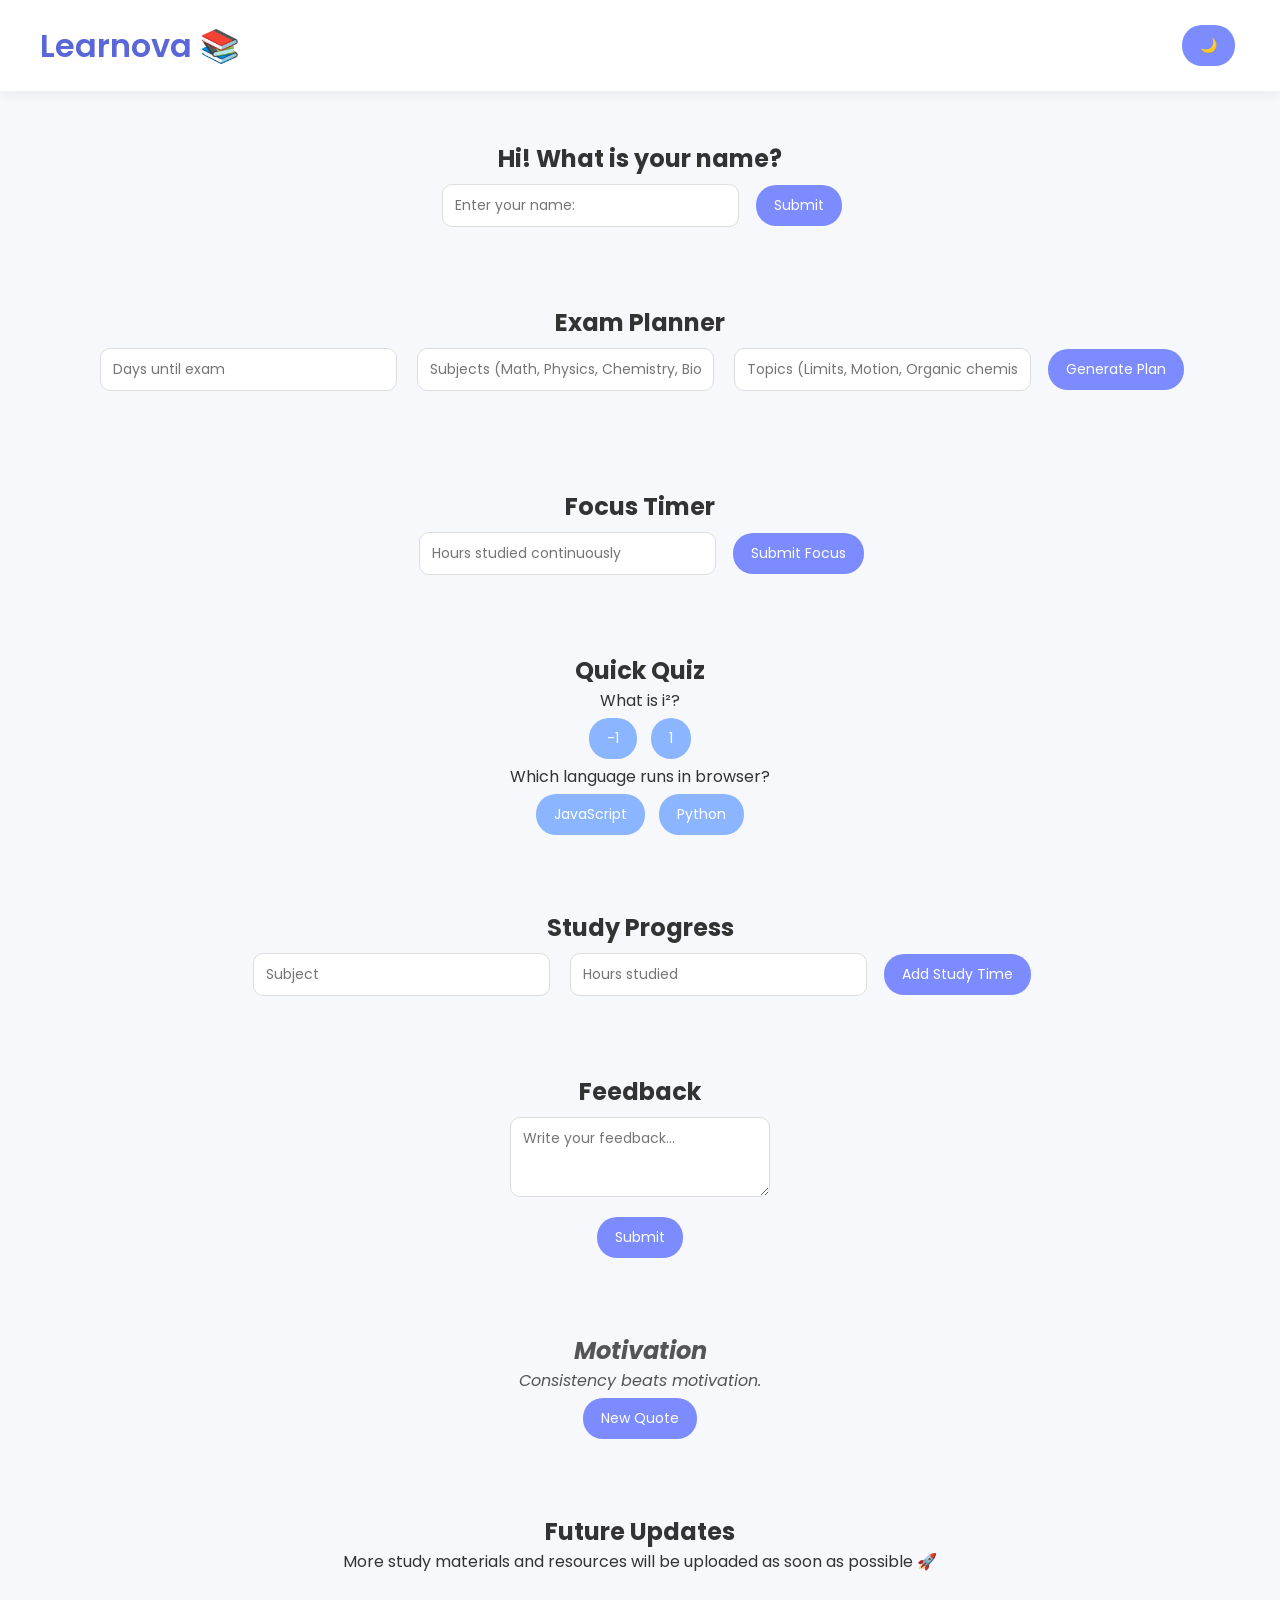
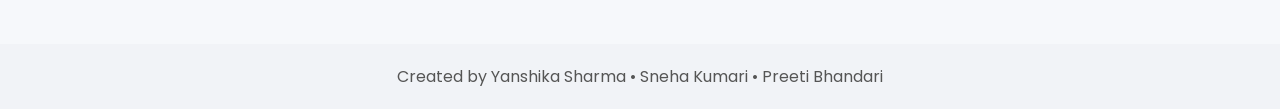
<file: index.html>
<!DOCTYPE html>
<html lang="en">
<head>
<meta charset="UTF-8">
<title>Learnova</title>
<link href="https://fonts.googleapis.com/css2?family=Poppins:wght@300;400;600&display=swap" rel="stylesheet">
<style>
*{margin:0;padding:0;box-sizing:border-box;font-family:'Poppins',sans-serif;}
body{background:#f6f8fb;color:#333;text-align:center;transition:0.5s;}
body.dark{background:#121212;color:#eee;}
header{display:flex;justify-content:space-between;align-items:center;padding:20px 40px;background:white;box-shadow:0 4px 10px rgba(0,0,0,0.05);}
body.dark header{background:#1e1e1e;}
header h1{color:#5a67d8;font-weight:600;}
section{margin-top:30px;padding:20px;}
input,textarea{padding:10px 12px;border-radius:10px;border:1px solid #ddd;margin:8px;font-size:14px;outline:none;}
input:focus{border-color:#7c8cff;}
button{padding:10px 18px;border:none;border-radius:20px;background:#7c8cff;color:white;font-size:14px;cursor:pointer;transition:all 0.3s ease;margin:5px;}
button:hover{background:#5a6de0;transform:translateY(-2px);box-shadow:0 6px 12px rgba(0,0,0,0.1);}
#calendar{display:grid;grid-template-columns:repeat(7,1fr);gap:15px;margin-top:20px;}
.card{background:white;padding:15px;border-radius:15px;box-shadow:0 6px 15px rgba(0,0,0,0.07);transition:0.3s;cursor:grab;min-height:100px;}
body.dark .card{background:#2c2c2c;color:white;}
.card:hover{transform:translateY(-5px);}
.quiz button{background:#8bb6ff;}
.quiz button:hover{background:#6a9df5;}
.bar{background:#eee;height:10px;width:220px;border-radius:10px;margin:10px auto;}
.fill{background:#7c8cff;height:10px;border-radius:10px;}
.feedback textarea{width:260px;height:80px;}
.feedbackItem{background:white;padding:10px;margin:10px auto;width:300px;border-radius:10px;box-shadow:0 4px 10px rgba(0,0,0,0.05);}
body.dark .feedbackItem{background:#2c2c2c;color:white;}
.quote{font-style:italic;color:#555;}
footer{margin-top:50px;padding:20px;background:#f1f3f7;color:#555;}
body.dark footer{background:#1e1e1e;color:#ccc;}
</style>
</head>
<body>

<header>
<h1>Learnova 📚</h1>
<button id="darkBtn">🌙</button>
</header>

<section class="greeting">
<h2>Hi! What is your name?</h2>
<input type="text" id="userName" placeholder="Enter your name:">
<button onclick="submitName()">Submit</button>
<p id="welcomeMsg"></p>
</section>

<section class="planner">
<h2>Exam Planner</h2>
<input type="number" id="days" placeholder="Days until exam">
<input type="text" id="subjects" placeholder="Subjects (Math, Physics, Chemistry, Biology)">
<input type="text" id="topics" placeholder="Topics (Limits, Motion, Organic chemistry, Plants and Animals)">
<button onclick="generatePlan()">Generate Plan</button>
<div id="calendar"></div>
</section>

<section class="focus">
<h2>Focus Timer</h2>
<input type="number" id="focusHours" placeholder="Hours studied continuously">
<button onclick="focusSession()">Submit Focus</button>
<p id="focusSuggestion"></p>
</section>

<section class="quiz">
<h2>Quick Quiz</h2>
<p>What is i²?</p>
<button onclick="answerQuiz('-1')">-1</button>
<button onclick="answerQuiz('1')">1</button>
<p id="quizResult"></p>

<p>Which language runs in browser?</p>
<button onclick="answerQuiz2('JavaScript')">JavaScript</button>
<button onclick="answerQuiz2('Python')">Python</button>
<p id="quizResult2"></p>
</section>

<section class="progress">
<h2>Study Progress</h2>
<input type="text" id="subjectName" placeholder="Subject">
<input type="number" id="hours" placeholder="Hours studied">
<button onclick="addProgress()">Add Study Time</button>
<div id="progressOutput"></div>
</section>

<section class="feedback">
<h2>Feedback</h2>
<textarea id="feedbackBox" placeholder="Write your feedback..."></textarea><br>
<button onclick="sendFeedback()">Submit</button>
<div id="feedbackList"></div>
</section>

<section class="quote">
<h2>Motivation</h2>
<p id="quoteText"></p>
<button onclick="newQuote()">New Quote</button>
</section>

<section class="future">
<h2>Future Updates</h2>
<p>More study materials and resources will be uploaded as soon as possible 🚀</p>
</section>

<footer>
<p>Created by Yanshika Sharma • Sneha Kumari • Preeti Bhandari</p>
</footer>

<script>
// Dark Mode
const darkBtn=document.getElementById("darkBtn");
darkBtn.addEventListener("click",()=>{
document.body.classList.toggle("dark");
darkBtn.textContent=document.body.classList.contains("dark")?"🌞":"🌙";
});

// Greeting
function submitName(){
let name=document.getElementById("userName").value;
if(name) document.getElementById("welcomeMsg").textContent=`Hi ${name}! Welcome to Learnova 📚`;
else alert("Please enter your name!");
}

// Planner with drag & drop
let dragged=null;
function generatePlan(){
let days=parseInt(document.getElementById("days").value);
let subjects=document.getElementById("subjects").value.split(",");
let topics=document.getElementById("topics").value.split(",");
if(!days || subjects.length===0 || topics.length===0){alert("Fill all fields"); return;}

let calendar=document.getElementById("calendar");
calendar.innerHTML="";

for(let i=0;i<days;i++){
let date=new Date(); date.setDate(date.getDate()+i);
let subj=subjects[i%subjects.length].trim();
let topc=topics[i%topics.length].trim();
let hours=prompt(`How many hours for ${topc} (${subj}) on ${date.toDateString()}?`,Math.floor(Math.random()*3)+1);

let card=document.createElement("div");
card.className="card";
card.draggable=true;
card.innerHTML=`<h3>${date.toDateString()}</h3>
<p><b>Subject:</b> ${subj}</p>
<p><b>Topic:</b> ${topc}</p>
<p><b>Study:</b> ${hours} hrs</p>`;
calendar.appendChild(card);

// Drag events
card.addEventListener("dragstart",()=>{dragged=card;});
card.addEventListener("dragover",e=>e.preventDefault());
card.addEventListener("drop",()=>{calendar.insertBefore(dragged,card);});
}
}

// Focus timer
function focusSession(){
let hrs=document.getElementById("focusHours").value;
if(!hrs){alert("Enter hours"); return;}
let sug="";
if(hrs<=1) sug="Good job! Take a 5-10 min break 🧘‍♀️";
else if(hrs<=2) sug="Great focus! Take a 15 min break 🌿";
else sug="Long focus session! Take a 30 min break and hydrate 💧";
document.getElementById("focusSuggestion").textContent=sug;
}

// Quiz
function answerQuiz(ans){document.getElementById("quizResult").textContent=ans=="-1"?"Correct ✅":"Wrong ❌";}
function answerQuiz2(ans){document.getElementById("quizResult2").textContent=ans=="JavaScript"?"Correct ✅":"Wrong ❌";}

// Progress
let progress={};
function addProgress(){
let subject=document.getElementById("subjectName").value;
let hours=document.getElementById("hours").value;
if(!subject||!hours){alert("Fill subject & hours");return;}
if(progress[subject]) progress[subject]+=Number(hours);
else progress[subject]=Number(hours);
let output="";
for(let s in progress){
output+=`<p>${s}</p><div class="bar"><div class="fill" style="width:${progress[s]*10}px"></div></div>`;
}
document.getElementById("progressOutput").innerHTML=output;
}

// Feedback
function sendFeedback(){
let comment=document.getElementById("feedbackBox").value;
if(!comment){alert("Write something");return;}
let list=document.getElementById("feedbackList");
let item=document.createElement("p");
item.className="feedbackItem";
item.textContent=comment;
list.appendChild(item);
document.getElementById("feedbackBox").value="";
}

// Motivation
const quotes=["Push yourself because no one else will.","Small progress is still progress.","Consistency beats motivation.","Your future self will thank you.","Dream big. Study smart."];
function newQuote(){let r=Math.floor(Math.random()*quotes.length); document.getElementById("quoteText").innerText=quotes[r];}
newQuote();
</script>

</body>
</html>
</file>
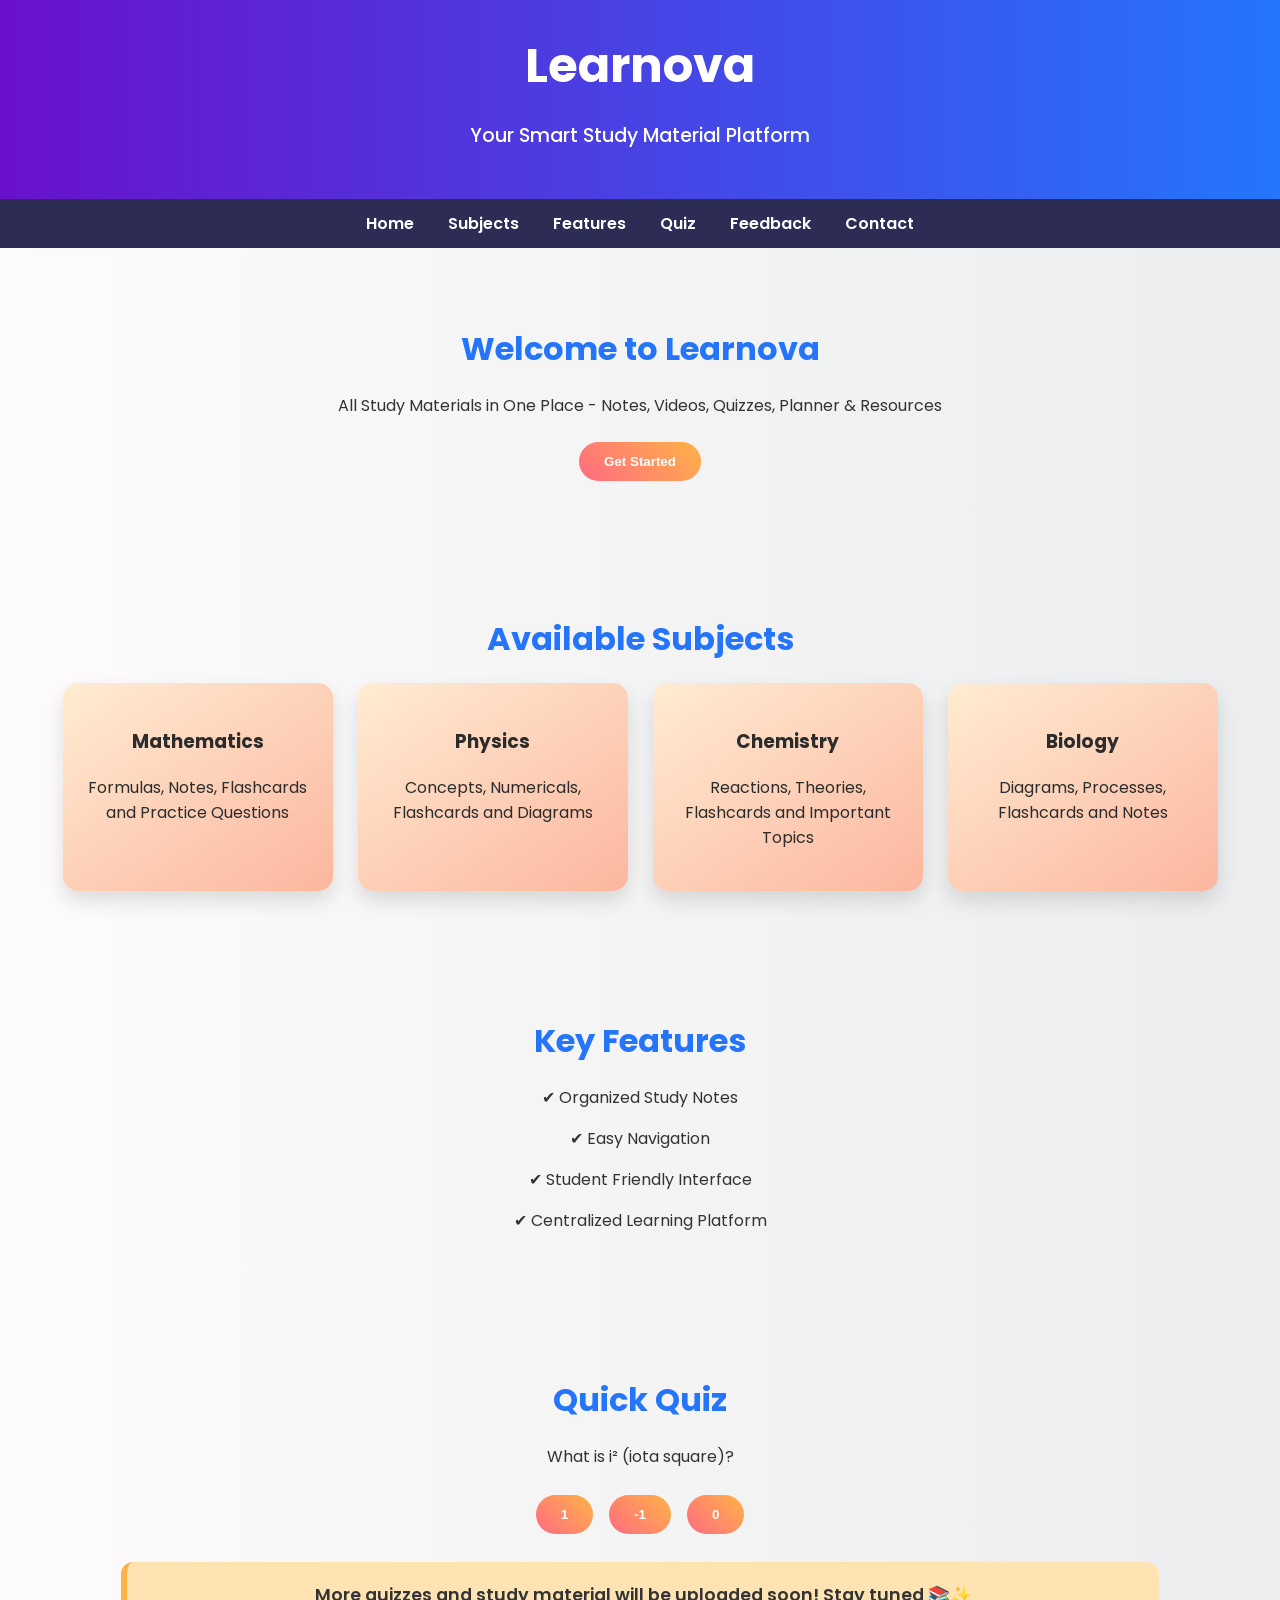
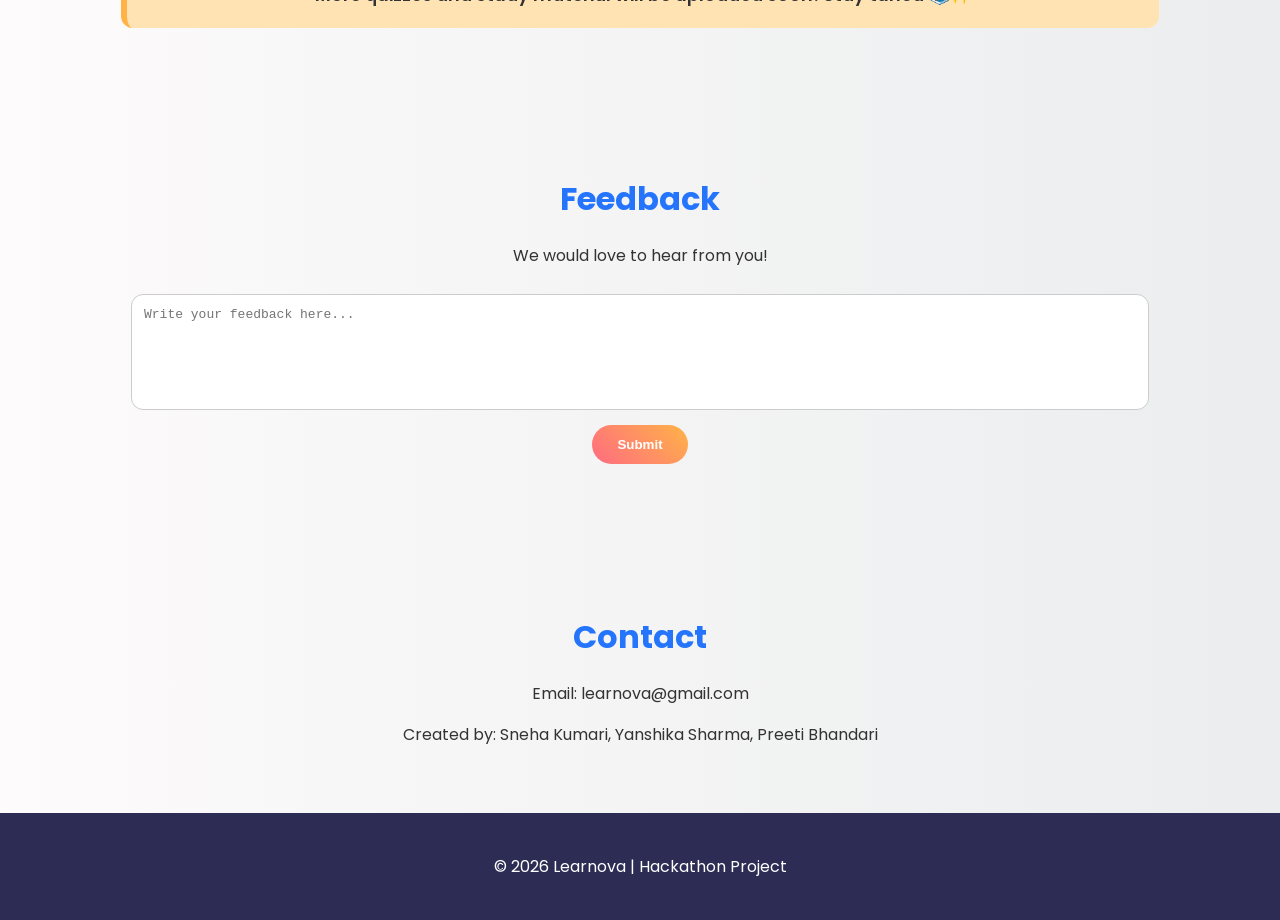
<file: learnova.html>
<!DOCTYPE html>
<html lang="en">
<head>
    <meta charset="UTF-8">
    <title>Learnova - Study Material Platform</title>
    <style>
        @import url('https://fonts.googleapis.com/css2?family=Poppins:wght@400;600;700&display=swap');
        
        body {
            font-family: 'Poppins', sans-serif;
            margin: 0;
            background: linear-gradient(to right, #fdfbfb, #ebedee);
            text-align: center;
            color: #333;
        }

        header {
            background: linear-gradient(90deg, #6a11cb, #2575fc);
            color: white;
            padding: 30px;
            box-shadow: 0 6px 12px rgba(0,0,0,0.15);
        }
        header h1 {
            margin: 0;
            font-size: 3em;
        }
        header p {
            font-size: 1.2em;
            font-weight: 500;
        }

        nav {
            background: #2c2c54;
            padding: 12px;
        }
        nav a {
            color: #fff;
            margin: 15px;
            text-decoration: none;
            font-weight: 600;
            transition: all 0.3s;
        }
        nav a:hover {
            color: #ff6b81;
        }

        section {
            padding: 50px 20px;
        }

        h2 {
            font-size: 2em;
            margin-bottom: 20px;
            color: #2575fc;
        }

        .card-container {
            display: flex;
            justify-content: center;
            gap: 25px;
            flex-wrap: wrap;
        }

        .card {
            background: linear-gradient(145deg, #ffecd2, #fcb69f);
            padding: 25px;
            width: 220px;
            border-radius: 15px;
            box-shadow: 0 10px 20px rgba(0,0,0,0.12);
            transition: transform 0.3s, box-shadow 0.3s;
            color: #2c2c2c;
        }
        .card:hover {
            transform: translateY(-7px);
            box-shadow: 0 15px 25px rgba(0,0,0,0.2);
        }

        button {
            padding: 12px 25px;
            background: linear-gradient(45deg, #ff6b81, #ffb347);
            color: white;
            border: none;
            border-radius: 50px;
            cursor: pointer;
            margin: 8px;
            font-weight: 600;
            transition: all 0.3s;
        }
        button:hover {
            transform: scale(1.05);
            background: linear-gradient(45deg, #ff9472, #ff6b81);
        }

        #quiz button {
            margin-top: 10px;
        }

        .coming-soon {
            background: #ffe3b3;
            border-left: 6px solid #ffb347;
            padding: 20px;
            margin: 20px auto;
            width: 80%;
            border-radius: 12px;
            font-size: 1.1em;
            font-weight: 600;
        }

        textarea {
            width: 80%;
            height: 90px;
            border-radius: 12px;
            border: 1px solid #ccc;
            padding: 12px;
            margin-top: 10px;
            resize: none;
            font-size: 1em;
        }

        .feedback-display {
            margin-top: 15px;
            text-align: left;
            width: 80%;
            margin-left: auto;
            margin-right: auto;
        }
        .feedback-display p {
            background: #d4f1f4;
            padding: 12px;
            border-radius: 12px;
            margin-bottom: 10px;
            color: #0b3d91;
            font-weight: 500;
        }

        footer {
            background: #2c2c54;
            color: white;
            padding: 25px;
        }
    </style>
</head>
<body>

<header>
    <h1>Learnova</h1>
    <p>Your Smart Study Material Platform</p>
</header>

<nav>
    <a href="#home">Home</a>
    <a href="#subjects">Subjects</a>
    <a href="#features">Features</a>
    <a href="#quiz">Quiz</a>
    <a href="#feedback">Feedback</a>
    <a href="#contact">Contact</a>
</nav>

<section id="home">
    <h2>Welcome to Learnova</h2>
    <p>All Study Materials in One Place - Notes, Videos, Quizzes, Planner & Resources</p>
    <button onclick="welcomeMsg()">Get Started</button>
</section>

<section id="subjects">
    <h2>Available Subjects</h2>
    <div class="card-container">
        <div class="card">
            <h3>Mathematics</h3>
            <p>Formulas, Notes, Flashcards and Practice Questions</p>
        </div>
        <div class="card">
            <h3>Physics</h3>
            <p>Concepts, Numericals, Flashcards and Diagrams</p>
        </div>
        <div class="card">
            <h3>Chemistry</h3>
            <p>Reactions, Theories, Flashcards and Important Topics</p>
        </div>
        <div class="card">
            <h3>Biology</h3>
            <p>Diagrams, Processes, Flashcards and Notes</p>
        </div>
    </div>
</section>

<section id="features">
    <h2>Key Features</h2>
    <p>✔ Organized Study Notes</p>
    <p>✔ Easy Navigation</p>
    <p>✔ Student Friendly Interface</p>
    <p>✔ Centralized Learning Platform</p>
</section>

<section id="quiz">
    <h2>Quick Quiz</h2>
    <p id="quiz-question">What is i² (iota square)?</p>
    <div id="quiz-options"></div>
    <p id="result"></p>
    <div class="coming-soon">
        More quizzes and study material will be uploaded soon! Stay tuned 📚✨
    </div>
</section>

<section id="feedback">
    <h2>Feedback</h2>
    <p>We would love to hear from you!</p>
    <textarea id="feedback-box" placeholder="Write your feedback here..."></textarea><br>
    <button onclick="submitFeedback()">Submit</button>
    <div class="feedback-display" id="feedback-display"></div>
</section>

<section id="contact">
    <h2>Contact</h2>
    <p>Email: learnova@gmail.com</p>
    <p>Created by: Sneha Kumari, Yanshika Sharma, Preeti Bhandari</p> 
</section>

<footer>
    <p>© 2026 Learnova | Hackathon Project</p>
</footer>

<script>
function welcomeMsg() {
    alert("Welcome to Learnova! Start Learning Smart 📚");
}

// Quiz logic
let currentQuiz = 0;
const quizQuestions = [
    {question: "What is i² (iota square)?", options: ["1","-1","0"], answer: "-1"},
    {question: "What is the derivative of x²?", options: ["x","2x","x²"], answer: "2x"},
    {question: "What is H₂O commonly known as?", options: ["Water","Oxygen","Hydrogen"], answer: "Water"}
];

function loadQuiz() {
    let q = quizQuestions[currentQuiz];
    document.getElementById("quiz-question").innerText = q.question;
    let optionsDiv = document.getElementById("quiz-options");
    optionsDiv.innerHTML = "";
    q.options.forEach(opt => {
        let btn = document.createElement("button");
        btn.innerText = opt;
        btn.onclick = () => checkAnswer(opt);
        optionsDiv.appendChild(btn);
    });
    document.getElementById("result").innerText = "";
}

function checkAnswer(ans) {
    let correctAns = quizQuestions[currentQuiz].answer;
    let result = document.getElementById("result");
    if(ans === correctAns) {
        result.innerHTML = "Correct! ✅";
        result.style.color = "#27ae60";
    } else {
        result.innerHTML = "Wrong Answer ❌ Try Again!";
        result.style.color = "#e74c3c";
    }
}

// Feedback logic
function submitFeedback() {
    let box = document.getElementById("feedback-box");
    let display = document.getElementById("feedback-display");
    if(box.value.trim() !== "") {
        let p = document.createElement("p");
        p.innerText = box.value;
        display.appendChild(p);
        box.value = "";
        alert("Thank you for your feedback!");
    } else {
        alert("Please write something before submitting.");
    }
}

// Initialize first quiz
loadQuiz();
</script>

</body>
</html>
</file>
